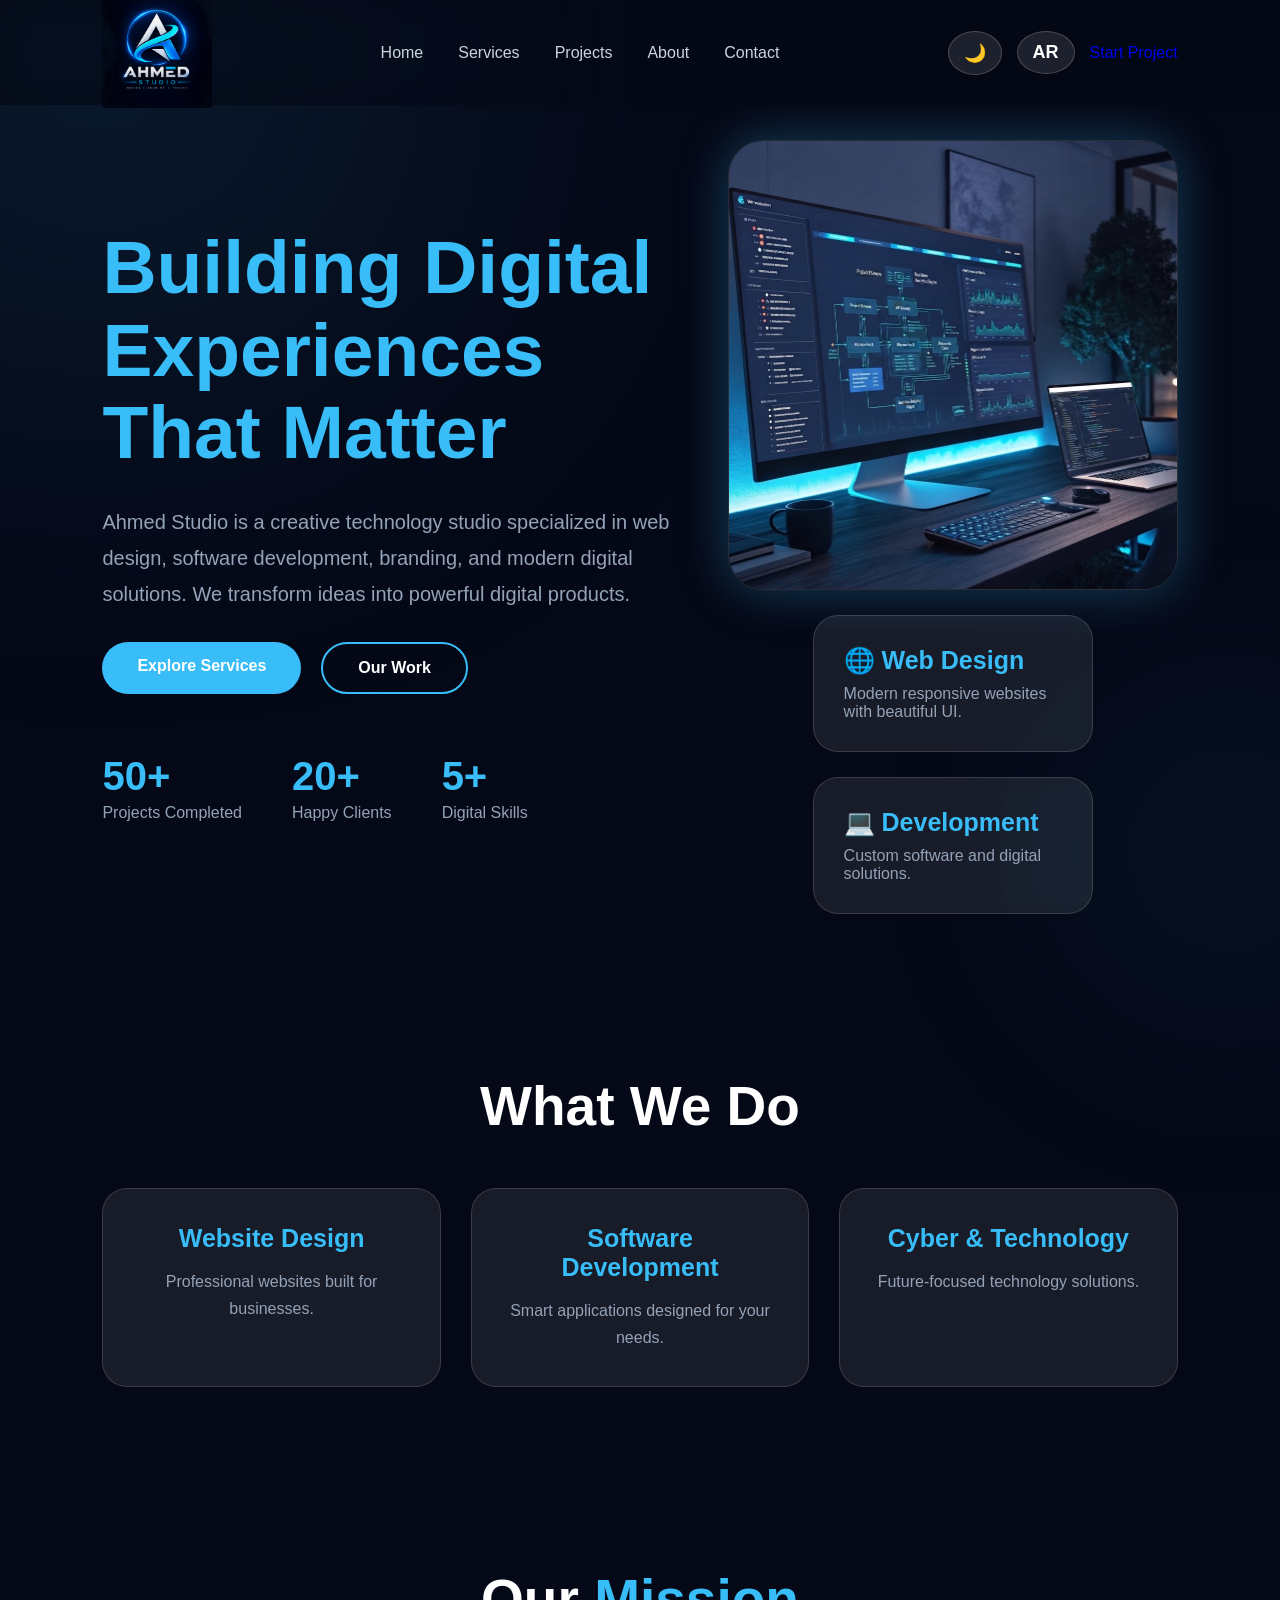
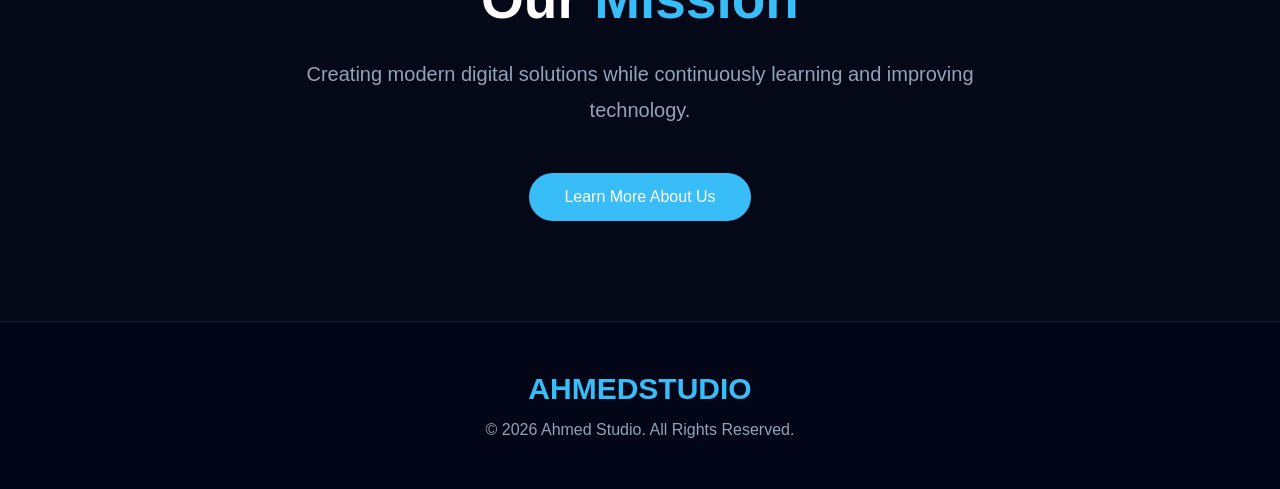
<file: index.html>
<!DOCTYPE html>
<html lang="en">

<head>

<meta charset="UTF-8">
<meta name="viewport" content="width=device-width, initial-scale=1.0">

<title>Ahmed Studio | Digital Solutions</title>

<link rel="stylesheet" href="style.css">

</head>


<body>



<header>


<a href="index.html" class="logo">
    <img src="images/logo.png" alt="Ahmed Studio">
</a>



<nav>

<a href="index.html"
data-en="Home"
data-ar="الرئيسية">
Home
</a>


<a href="services.html"
data-en="Services"
data-ar="الخدمات">
Services
</a>


<a href="projects.html"
data-en="Projects"
data-ar="المشاريع">
Projects
</a>


<a href="about.html"
data-en="About"
data-ar="حول">
About
</a>


<a href="contact.html"
data-en="Contact"
data-ar="تواصل">
Contact
</a>


</nav>




<div class="header-buttons">


<button id="theme-toggle">
🌙
</button>


<button id="language-toggle">
AR
</button>



<a href="contact.html" class="nav-btn"
data-en="Start Project"
data-ar="ابدأ مشروع">

Start Project

</a>


</div>



</header>









<section class="hero">



<div class="content">



<h1>

<span data-en="Building"
data-ar="نبني">
Building
</span>


<span>
Digital Experiences
</span>


<span data-en="That Matter"
data-ar="تجارب رقمية مميزة">
That Matter
</span>


</h1>







<p
data-en="Ahmed Studio is a creative technology studio specialized in web design, software development, branding, and modern digital solutions. We transform ideas into powerful digital products."
data-ar="استوديو أحمد هو استوديو تقني إبداعي متخصص في تصميم المواقع وتطوير البرمجيات والعلامات التجارية والحلول الرقمية الحديثة. نحول الأفكار إلى منتجات رقمية قوية.">

Ahmed Studio is a creative technology studio
specialized in web design, software development,
branding, and modern digital solutions.

We transform ideas into powerful digital products.

</p>







<div class="buttons">


<a href="services.html"
data-en="Explore Services"
data-ar="استكشف الخدمات">

Explore Services

</a>




<a href="projects.html"
data-en="Our Work"
data-ar="أعمالنا">

Our Work

</a>


</div>









<div class="stats">


<div>

<h2>
50+
</h2>

<p data-en="Projects Completed"
data-ar="مشاريع مكتملة">

Projects Completed

</p>

</div>





<div>

<h2>
20+
</h2>

<p data-en="Happy Clients"
data-ar="عملاء سعداء">

Happy Clients

</p>

</div>





<div>

<h2>
5+
</h2>

<p data-en="Digital Skills"
data-ar="مهارات تقنية">

Digital Skills

</p>

</div>


</div>





</div>









<div class="shape">



<img 
src="images/studio.png"
class="hero-image"
alt="Ahmed Studio">






<div class="card">

<h2>
🌐 Web Design
</h2>

<p>
Modern responsive websites with beautiful UI.
</p>


</div>








<div class="card">

<h2>
💻 Development
</h2>

<p>
Custom software and digital solutions.
</p>


</div>






</div>





</section>









<section class="home-services">



<h1
data-en="What We Do"
data-ar="ماذا نقدم">

What We <span>Do</span>

</h1>





<div class="home-cards">



<div>

<h2>
Website Design
</h2>

<p>
Professional websites built for businesses.
</p>

</div>





<div>

<h2>
Software Development
</h2>

<p>
Smart applications designed for your needs.
</p>

</div>






<div>

<h2>
Cyber & Technology
</h2>

<p>
Future-focused technology solutions.
</p>

</div>




</div>


</section>









<section class="home-about">



<h1>

Our <span>Mission</span>

</h1>



<p>

Creating modern digital solutions while
continuously learning and improving technology.

</p>





<a href="about.html">

Learn More About Us

</a>



</section>









<footer>


<h3>
AHMEDSTUDIO
</h3>


<p>
© 2026 Ahmed Studio. All Rights Reserved.
</p>



</footer>







<script src="script.js"></script>


</body>

</html>
</file>
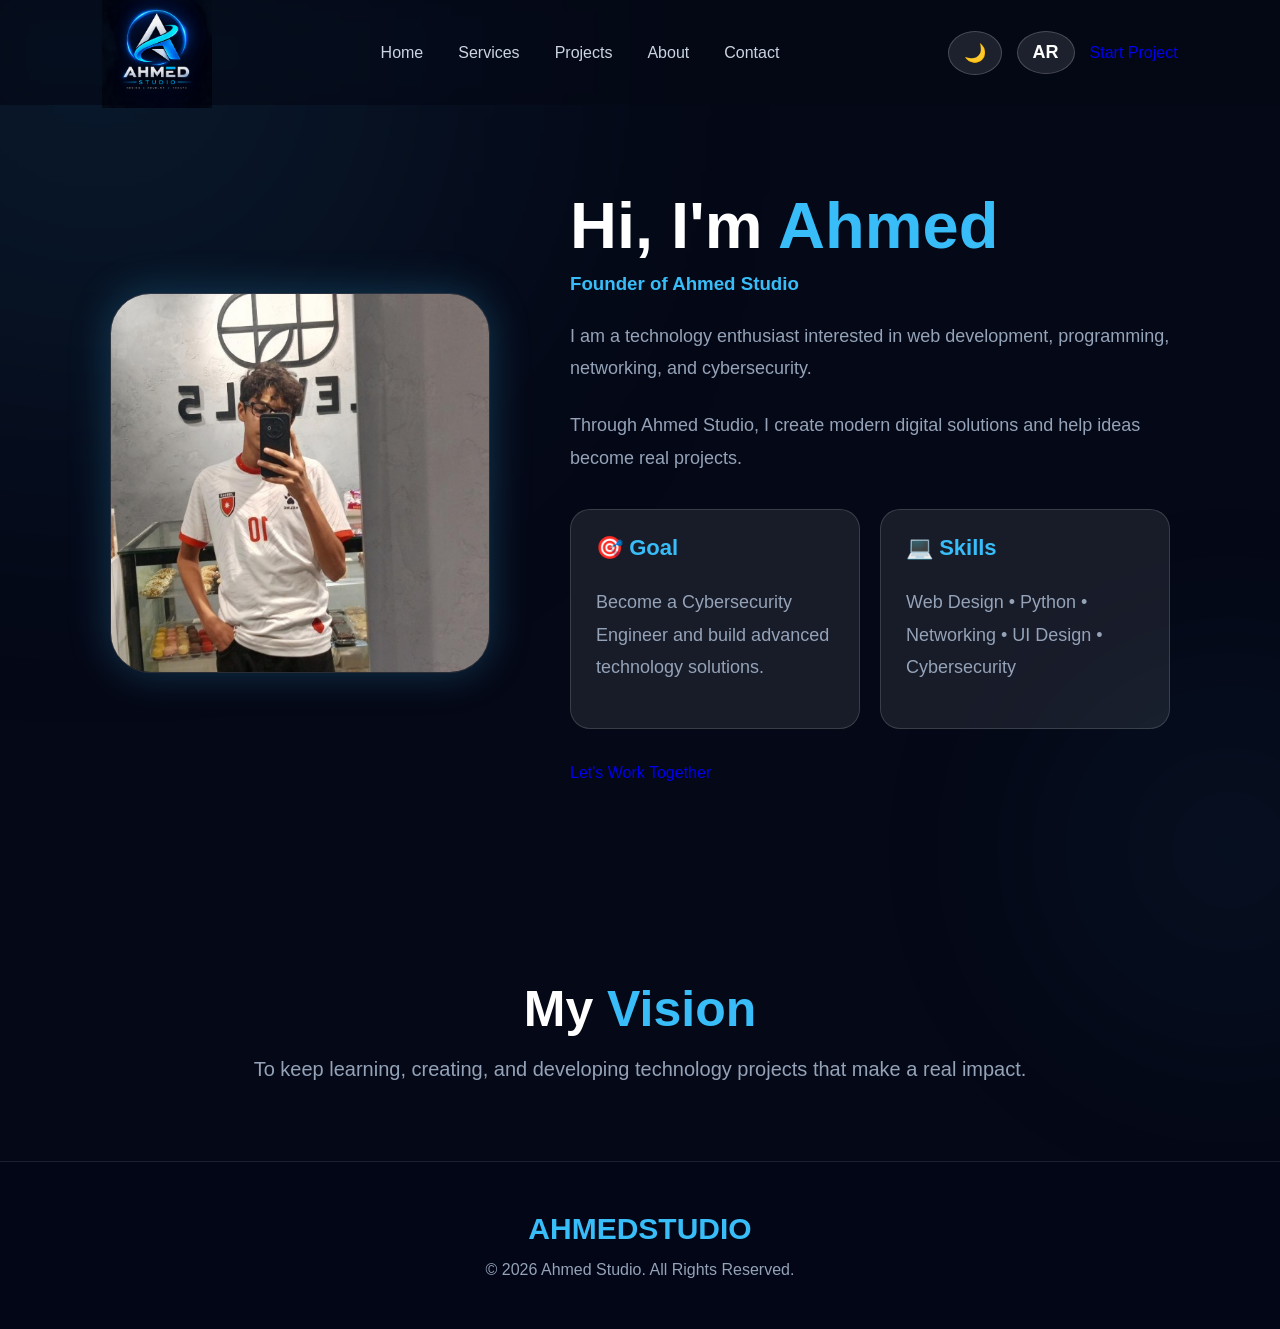
<file: about.html>
<!DOCTYPE html>
<html lang="en">

<head>

<meta charset="UTF-8">
<meta name="viewport" content="width=device-width, initial-scale=1.0">

<title>About | Ahmed Studio</title>

<link rel="stylesheet" href="style.css">

</head>


<body>




<header>


<a href="index.html" class="logo">
    <img src="images/logo.png" alt="Ahmed Studio">
</a>




<nav>

<a href="index.html"
data-en="Home"
data-ar="الرئيسية">
Home
</a>


<a href="services.html"
data-en="Services"
data-ar="الخدمات">
Services
</a>


<a href="projects.html"
data-en="Projects"
data-ar="المشاريع">
Projects
</a>


<a href="about.html"
data-en="About"
data-ar="حول">
About
</a>


<a href="contact.html"
data-en="Contact"
data-ar="تواصل">
Contact
</a>


</nav>






<div class="header-buttons">


<button id="theme-toggle">
🌙
</button>


<button id="language-toggle">
AR
</button>



<a href="contact.html" class="nav-btn"
data-en="Start Project"
data-ar="ابدأ مشروع">

Start Project

</a>


</div>




</header>









<section class="about-page">






<div class="about-image">


<img src="images/ahmed.png" alt="Ahmed">


</div>









<div class="about-content">





<h1>

Hi, I'm 

<span>
Ahmed
</span>


</h1>






<h3
data-en="Founder of Ahmed Studio"
data-ar="مؤسس Ahmed Studio">

Founder of Ahmed Studio

</h3>








<p
data-en="I am a technology enthusiast interested in web development, programming, networking, and cybersecurity."
data-ar="أنا شغوف بالتكنولوجيا ومهتم بتطوير المواقع والبرمجة والشبكات والأمن السيبراني.">

I am a technology enthusiast interested in
web development, programming, networking,
and cybersecurity.

</p>







<p
data-en="Through Ahmed Studio, I create modern digital solutions and help ideas become real projects."
data-ar="من خلال Ahmed Studio أصنع حلولًا رقمية حديثة وأحول الأفكار إلى مشاريع حقيقية.">

Through Ahmed Studio, I create modern digital
solutions and help ideas become real projects.

</p>









<div class="about-box">





<div>


<h2>
🎯 

<span data-en="Goal"
data-ar="الهدف">

Goal

</span>

</h2>




<p
data-en="Become a Cybersecurity Engineer and build advanced technology solutions."
data-ar="أن أصبح مهندس أمن سيبراني وأبني حلول تقنية متقدمة.">

Become a Cybersecurity Engineer and build
advanced technology solutions.

</p>



</div>







<div>


<h2>
💻

<span data-en="Skills"
data-ar="المهارات">

Skills

</span>

</h2>





<p
data-en="Web Design • Python • Networking • UI Design • Cybersecurity"
data-ar="تصميم مواقع • بايثون • شبكات • تصميم واجهات • أمن سيبراني">

Web Design • Python • Networking
• UI Design • Cybersecurity

</p>



</div>







</div>









<a class="nav-btn" href="contact.html"
data-en="Let's Work Together"
data-ar="لنعمل معًا">

Let's Work Together

</a>







</div>






</section>









<section class="vision">



<h1>

My 

<span data-en="Vision"
data-ar="رؤيتي">

Vision

</span>


</h1>





<p
data-en="To keep learning, creating, and developing technology projects that make a real impact."
data-ar="الاستمرار في التعلم والإبداع وتطوير مشاريع تقنية لها تأثير حقيقي.">

To keep learning, creating, and developing
technology projects that make a real impact.

</p>




</section>









<footer>


<h3>
AHMEDSTUDIO
</h3>


<p>
© 2026 Ahmed Studio. All Rights Reserved.
</p>


</footer>







<script src="script.js"></script>




</body>

</html>
</file>
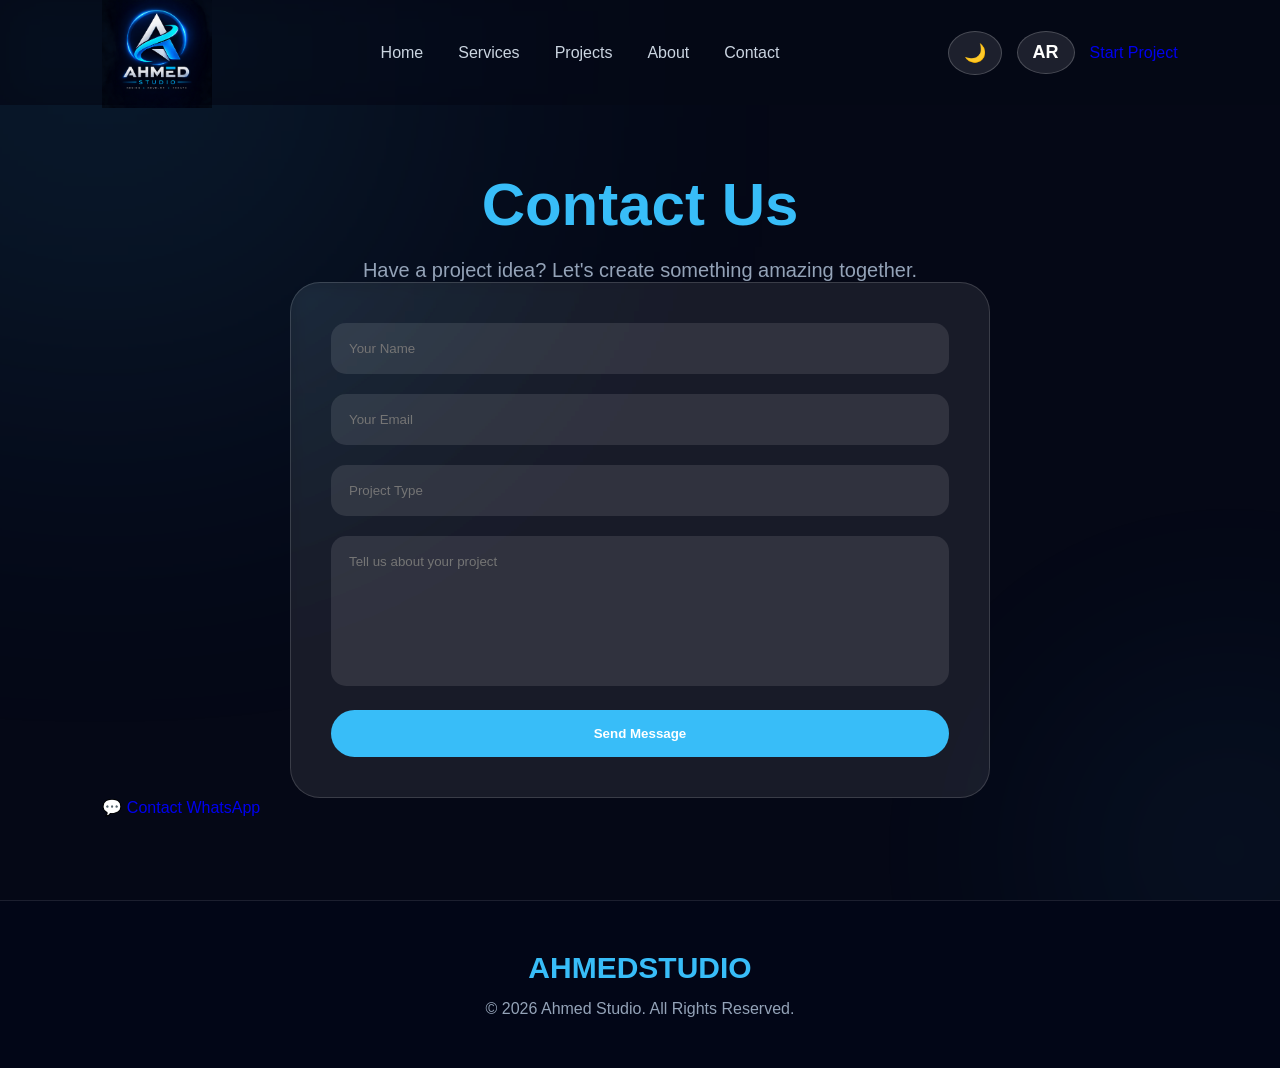
<file: contact.html>
<!DOCTYPE html>
<html lang="en">

<head>

<meta charset="UTF-8">
<meta name="viewport" content="width=device-width, initial-scale=1.0">

<title>Contact | Ahmed Studio</title>

<link rel="stylesheet" href="style.css">

</head>


<body>




<header>


<a href="index.html" class="logo">
    <img src="images/logo.png" alt="Ahmed Studio">
</a>






<nav>


<a href="index.html"
data-en="Home"
data-ar="الرئيسية">
Home
</a>


<a href="services.html"
data-en="Services"
data-ar="الخدمات">
Services
</a>


<a href="projects.html"
data-en="Projects"
data-ar="المشاريع">
Projects
</a>


<a href="about.html"
data-en="About"
data-ar="حول">
About
</a>


<a href="contact.html"
data-en="Contact"
data-ar="تواصل">
Contact
</a>


</nav>








<div class="header-buttons">


<button id="theme-toggle">
🌙
</button>


<button id="language-toggle">
AR
</button>





<a href="contact.html" class="nav-btn"
data-en="Start Project"
data-ar="ابدأ مشروع">

Start Project

</a>



</div>





</header>









<section class="contact-page">






<div class="title">





<h1>


<span data-en="Contact"
data-ar="تواصل">

Contact

</span>


<span>
Us
</span>



</h1>






<p
data-en="Have a project idea? Let's create something amazing together."
data-ar="لديك فكرة مشروع؟ دعنا نصنع شيئًا رائعًا معًا.">

Have a project idea? Let's create something amazing together.

</p>






</div>









<form class="contact-box"

action="https://formspree.io/f/mjgnnlyw"

method="POST">







<input

type="text"

name="name"

placeholder="Your Name"

data-en-placeholder="Your Name"

data-ar-placeholder="اسمك"

required>








<input

type="email"

name="email"

placeholder="Your Email"

data-en-placeholder="Your Email"

data-ar-placeholder="بريدك الإلكتروني"

required>









<input

type="text"

name="project"

placeholder="Project Type"

data-en-placeholder="Project Type"

data-ar-placeholder="نوع المشروع"

required>









<textarea

name="message"

placeholder="Tell us about your project"

data-en-placeholder="Tell us about your project"

data-ar-placeholder="اخبرنا عن مشروعك"

required></textarea>









<button type="submit"

data-en="Send Message"

data-ar="إرسال الرسالة">

Send Message

</button>








</form>









<div class="contact-social">






<a class="whatsapp"

href="https://wa.me/0781746163"

target="_blank"

data-en="💬 Contact WhatsApp"

data-ar="💬 تواصل عبر واتساب">


💬 Contact WhatsApp


</a>







</div>








</section>









<footer>


<h3>
AHMEDSTUDIO
</h3>


<p>
© 2026 Ahmed Studio. All Rights Reserved.
</p>


</footer>








<script src="script.js"></script>




</body>

</html>
</file>
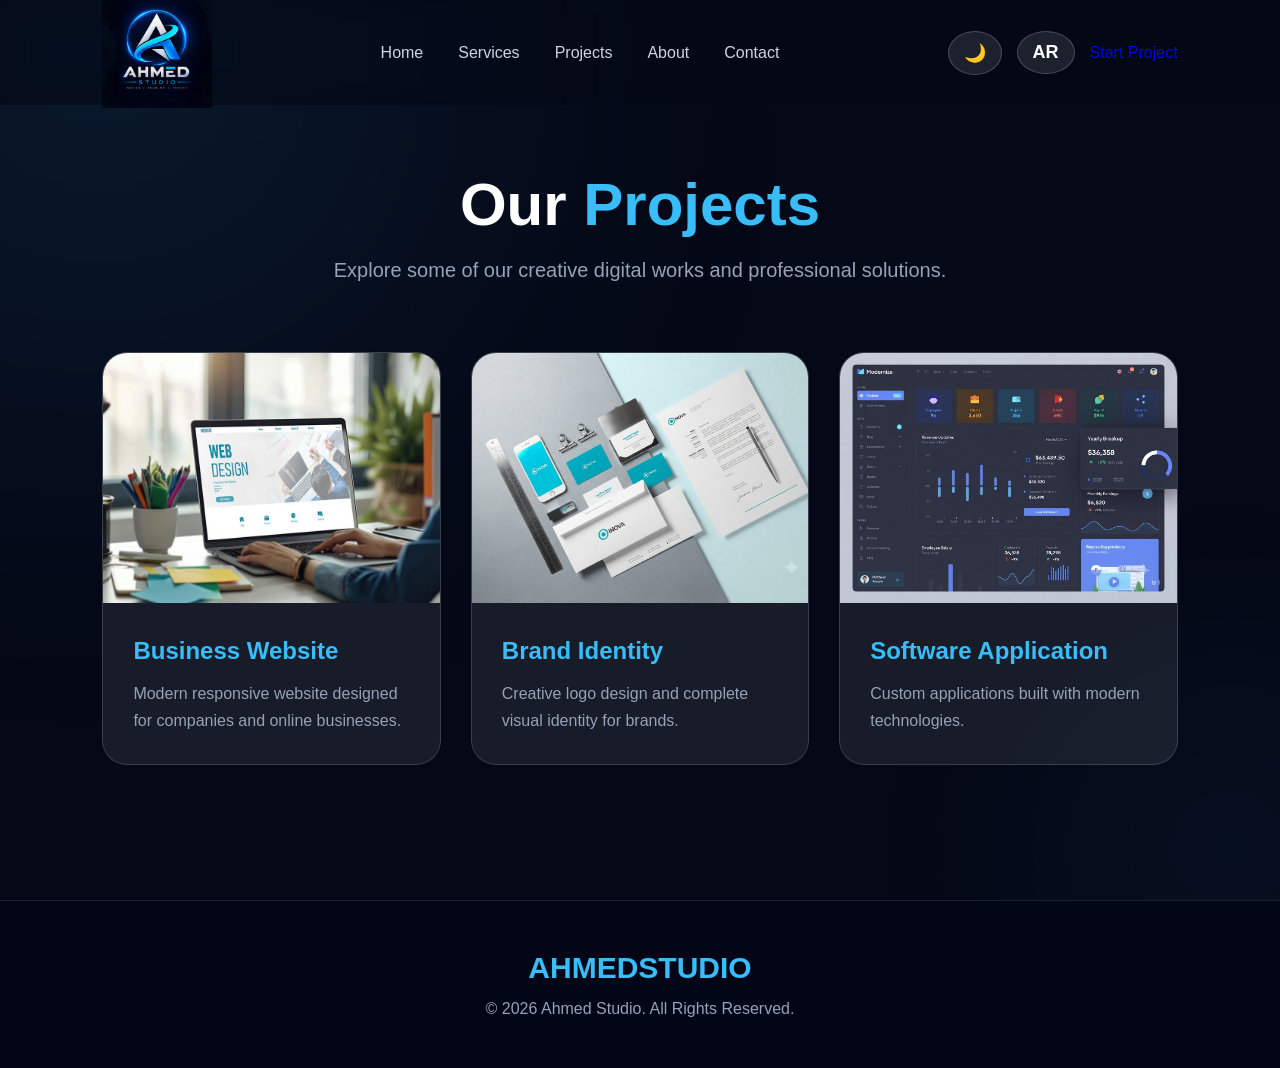
<file: projects.html>
<!DOCTYPE html>
<html lang="en">

<head>

<meta charset="UTF-8">
<meta name="viewport" content="width=device-width, initial-scale=1.0">

<title>Projects | Ahmed Studio</title>

<link rel="stylesheet" href="style.css">

</head>


<body>



<header>


<a href="index.html" class="logo">
    <img src="images/logo.png" alt="Ahmed Studio">
</a>





<nav>

<a href="index.html"
data-en="Home"
data-ar="الرئيسية">
Home
</a>


<a href="services.html"
data-en="Services"
data-ar="الخدمات">
Services
</a>


<a href="projects.html"
data-en="Projects"
data-ar="المشاريع">
Projects
</a>


<a href="about.html"
data-en="About"
data-ar="حول">
About
</a>


<a href="contact.html"
data-en="Contact"
data-ar="تواصل">
Contact
</a>


</nav>







<div class="header-buttons">


<button id="theme-toggle">
🌙
</button>


<button id="language-toggle">
AR
</button>




<a href="contact.html" class="nav-btn"
data-en="Start Project"
data-ar="ابدأ مشروع">

Start Project

</a>


</div>




</header>









<section class="projects-page">






<div class="title">


<h1>

Our 

<span data-en="Projects"
data-ar="مشاريعنا">

Projects

</span>


</h1>




<p
data-en="Explore some of our creative digital works and professional solutions."
data-ar="استكشف بعض أعمالنا الرقمية الإبداعية والحلول الاحترافية.">

Explore some of our creative digital works
and professional solutions.

</p>



</div>









<div class="projects-container">







<div class="project-card">



<img src="images/project1.png" alt="Website Project">



<div class="project-content">



<h2
data-en="Business Website"
data-ar="موقع أعمال">

Business Website

</h2>




<p
data-en="Modern responsive website designed for companies and online businesses."
data-ar="موقع حديث ومتجاوب مصمم للشركات والأعمال الإلكترونية.">

Modern responsive website designed
for companies and online businesses.

</p>



</div>



</div>









<div class="project-card">



<img src="images/project2.png" alt="Brand Project">



<div class="project-content">



<h2
data-en="Brand Identity"
data-ar="هوية بصرية">

Brand Identity

</h2>




<p
data-en="Creative logo design and complete visual identity for brands."
data-ar="تصميم شعارات وهوية بصرية كاملة للعلامات التجارية.">

Creative logo design and complete
visual identity for brands.

</p>



</div>



</div>









<div class="project-card">



<img src="images/project3.png" alt="Software Project">



<div class="project-content">



<h2
data-en="Software Application"
data-ar="تطبيق برمجي">

Software Application

</h2>




<p
data-en="Custom applications built with modern technologies."
data-ar="تطبيقات مخصصة مبنية باستخدام تقنيات حديثة.">

Custom applications built with
modern technologies.

</p>



</div>



</div>







</div>






</section>









<footer>


<h3>
AHMEDSTUDIO
</h3>


<p>
© 2026 Ahmed Studio. All Rights Reserved.
</p>


</footer>







<script src="script.js"></script>



</body>

</html>
</file>
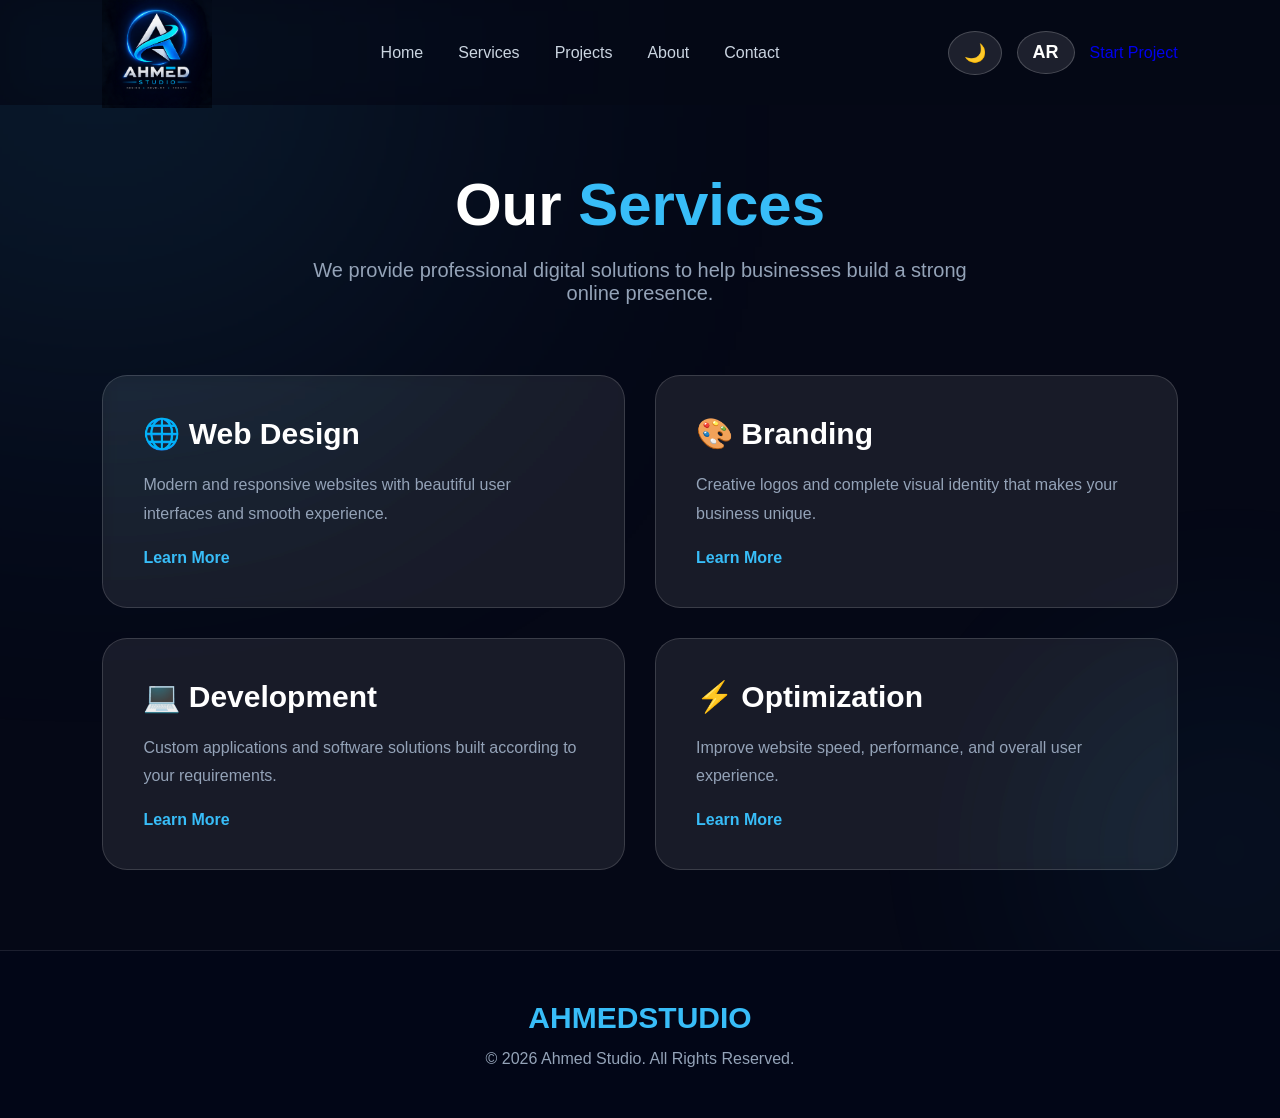
<file: services.html>
<!DOCTYPE html>
<html lang="en">

<head>

<meta charset="UTF-8">
<meta name="viewport" content="width=device-width, initial-scale=1.0">

<title>Services | Ahmed Studio</title>

<link rel="stylesheet" href="style.css">

</head>


<body>



<header>


<a href="index.html" class="logo">
    <img src="images/logo.png" alt="Ahmed Studio">
</a>




<nav>

<a href="index.html"
data-en="Home"
data-ar="الرئيسية">
Home
</a>


<a href="services.html"
data-en="Services"
data-ar="الخدمات">
Services
</a>


<a href="projects.html"
data-en="Projects"
data-ar="المشاريع">
Projects
</a>


<a href="about.html"
data-en="About"
data-ar="حول">
About
</a>


<a href="contact.html"
data-en="Contact"
data-ar="تواصل">
Contact
</a>


</nav>





<div class="header-buttons">


<button id="theme-toggle">
🌙
</button>


<button id="language-toggle">
AR
</button>



<a href="contact.html" class="nav-btn"
data-en="Start Project"
data-ar="ابدأ مشروع">

Start Project

</a>


</div>



</header>









<section class="services-page">





<div class="title">



<h1>

Our 
<span data-en="Services"
data-ar="خدماتنا">

Services

</span>


</h1>





<p
data-en="We provide professional digital solutions to help businesses build a strong online presence."
data-ar="نقدم حلولًا رقمية احترافية تساعد الشركات على بناء حضور قوي على الإنترنت.">

We provide professional digital solutions
to help businesses build a strong online presence.

</p>




</div>









<div class="services-container">







<div class="service-card">


<h2>
🌐 Web Design
</h2>


<p
data-en="Modern and responsive websites with beautiful user interfaces and smooth experience."
data-ar="مواقع حديثة ومتجاوبة مع واجهات جميلة وتجربة مستخدم مميزة.">

Modern and responsive websites with
beautiful user interfaces and smooth experience.

</p>



<a href="contact.html"
data-en="Learn More"
data-ar="اعرف المزيد">

Learn More

</a>


</div>










<div class="service-card">


<h2>
🎨 Branding
</h2>


<p
data-en="Creative logos and complete visual identity that makes your business unique."
data-ar="تصميم شعارات وهوية بصرية كاملة تجعل مشروعك مميزًا.">

Creative logos and complete visual identity
that makes your business unique.

</p>



<a href="contact.html"
data-en="Learn More"
data-ar="اعرف المزيد">

Learn More

</a>


</div>









<div class="service-card">


<h2>
💻 Development
</h2>


<p
data-en="Custom applications and software solutions built according to your requirements."
data-ar="تطبيقات وبرمجيات مخصصة حسب احتياجاتك.">

Custom applications and software solutions
built according to your requirements.

</p>



<a href="contact.html"
data-en="Learn More"
data-ar="اعرف المزيد">

Learn More

</a>


</div>









<div class="service-card">


<h2>
⚡ Optimization
</h2>


<p
data-en="Improve website speed, performance, and overall user experience."
data-ar="تحسين سرعة المواقع وأدائها وتجربة المستخدم.">

Improve website speed, performance,
and overall user experience.

</p>



<a href="contact.html"
data-en="Learn More"
data-ar="اعرف المزيد">

Learn More

</a>


</div>







</div>





</section>










<footer>


<h3>
AHMEDSTUDIO
</h3>


<p>
© 2026 Ahmed Studio. All Rights Reserved.
</p>


</footer>






<script src="script.js"></script>


</body>

</html>
</file>
<file: style.css>
/* =====================================
   AHMED STUDIO - COMPLETE STYLE CSS
   PART 1/2
===================================== */


/* RESET */

*{
    margin:0;
    padding:0;
    box-sizing:border-box;
    font-family:'Poppins', Arial, sans-serif;
}


html{
    scroll-behavior:smooth;
}


body{

    background:#050816;

    color:white;

    overflow-x:hidden;

}



a{
    text-decoration:none;
}



/* GLOBAL SPAN */

span{

    color:#38bdf8;

}



/* BACKGROUND EFFECT */


body::before{

    content:"";

    position:fixed;

    width:600px;

    height:600px;

    background:#38bdf8;

    opacity:.12;

    filter:blur(180px);

    top:-250px;

    left:-200px;

    z-index:-1;

}





/* =========================
        HEADER
========================= */


header{

    width:100%;

    padding:25px 8%;

    display:flex;

    justify-content:space-between;

    align-items:center;

    position:fixed;

    top:0;

    left:0;

    z-index:1000;


    background:rgba(5,8,22,.75);

    backdrop-filter:blur(20px);

}





.logo{

    font-size:32px;

    font-weight:800;

    letter-spacing:1px;

}



.logo span{

    color:#38bdf8;

}





nav{

    display:flex;

    gap:35px;

}



nav a{

    color:#cbd5e1;

    font-size:16px;

    transition:.3s;

}



nav a:hover{

    color:#38bdf8;

}





header button{

    background:#38bdf8;

    color:white;

    border:none;

    padding:14px 30px;

    border-radius:30px;

    cursor:pointer;

    font-weight:bold;

    transition:.3s;

}



header button:hover{

    transform:translateY(-5px);

    box-shadow:0 0 30px #38bdf8;

}





/* =========================
        BUTTONS
========================= */


.buttons{

    display:flex;

    gap:20px;

}



.buttons a{

    padding:15px 35px;

    border-radius:40px;

    background:#38bdf8;

    color:white;

    font-weight:bold;

    transition:.3s;

}



.buttons a:hover{

    transform:translateY(-5px);

    box-shadow:0 0 25px #38bdf8;

}



.buttons a:last-child{

    background:transparent;

    border:2px solid #38bdf8;

}





/* =========================
        HOME HERO
========================= */


.hero{

    min-height:100vh;

    padding:140px 8% 80px;

    display:flex;

    justify-content:space-between;

    align-items:center;

    gap:50px;

}





.content{

    max-width:650px;

}



.content h1{

    font-size:75px;

    line-height:1.1;

    font-weight:800;

}



.content h1 span{

    color:#38bdf8;

}





.content p{

    margin:30px 0;

    font-size:20px;

    color:#94a3b8;

    line-height:1.8;

}





/* STATS */


.stats{

    display:flex;

    gap:50px;

    margin-top:60px;

}



.stats h2{

    color:#38bdf8;

    font-size:40px;

}



.stats p{

    margin:0;

    font-size:16px;

}




/* =========================
       HERO IMAGE
========================= */


.shape{

    display:flex;

    flex-direction:column;

    align-items:center;

    gap:25px;

}





.hero-image{

    width:450px;

    height:450px;

    object-fit:cover;

    border-radius:35px;

    border:1px solid rgba(255,255,255,.15);

    box-shadow:

    0 0 50px rgba(56,189,248,.3);

    transition:.4s;

}



.hero-image:hover{

    transform:scale(1.04);

}





/* SMALL CARDS */


.card{

    width:280px;

    padding:30px;

    background:rgba(255,255,255,.08);

    border:1px solid rgba(255,255,255,.15);

    border-radius:25px;

    backdrop-filter:blur(10px);

    transition:.4s;

}



.card:hover{

    transform:translateY(-10px);

    border-color:#38bdf8;

}



.card h2{

    color:#38bdf8;

    font-size:25px;

    margin-bottom:10px;

}



.card p{

    color:#94a3b8;

}





/* =========================
        SERVICES PAGE
========================= */


.services-page{

    min-height:100vh;

    padding:150px 8% 80px;

}





.title{

    text-align:center;

    max-width:700px;

    margin:auto;

}



.title h1{

    font-size:60px;

}



.title p{

    color:#94a3b8;

    font-size:20px;

    margin-top:20px;

}





.services-container{

    margin-top:70px;

    display:grid;

    grid-template-columns:repeat(2,1fr);

    gap:30px;

}





.service-card{

    padding:40px;

    background:rgba(255,255,255,.08);

    border:1px solid rgba(255,255,255,.15);

    border-radius:25px;

    backdrop-filter:blur(10px);

    transition:.4s;

}



.service-card:hover{

    transform:translateY(-10px);

    border-color:#38bdf8;

}



.service-card h2{

    font-size:30px;

    margin-bottom:20px;

}



.service-card p{

    color:#94a3b8;

    line-height:1.8;

}



.service-card a{

    display:inline-block;

    margin-top:20px;

    color:#38bdf8;

    font-weight:bold;

}
/* =====================================
   AHMED STUDIO - COMPLETE STYLE CSS
   PART 2/2
===================================== */


/* =========================
        PROJECTS PAGE
========================= */


.projects-page{

    min-height:100vh;

    padding:150px 8% 80px;

}



.projects-container{

    margin-top:70px;

    display:grid;

    grid-template-columns:repeat(3,1fr);

    gap:30px;

}




.project-card{

    background:rgba(255,255,255,.08);

    border:1px solid rgba(255,255,255,.15);

    border-radius:25px;

    overflow:hidden;

    transition:.4s;

}



.project-card:hover{

    transform:translateY(-12px);

    border-color:#38bdf8;

}





.project-card img{

    width:100%;

    height:250px;

    object-fit:cover;

}



.project-content{

    padding:30px;

}



.project-content h2{

    color:#38bdf8;

    margin-bottom:15px;

}



.project-content p{

    color:#94a3b8;

    line-height:1.7;

}





/* =========================
        ABOUT PAGE
========================= */


.about-page{

    min-height:100vh;

    padding:150px 8% 80px;

    display:flex;

    align-items:center;

    gap:60px;

}




.about-image img{

    width:400px;

    height:400px;

    object-fit:cover;

    border-radius:35px;

}



.about-content{

    max-width:600px;

}



.about-content h1{

    font-size:60px;

}



.about-content p{

    margin-top:25px;

    color:#94a3b8;

    font-size:19px;

    line-height:1.8;

}





/* =========================
        CONTACT PAGE
========================= */


.contact-page{

    min-height:100vh;

    padding:150px 8% 80px;

}



.contact-box{

    max-width:700px;

    margin:auto;

    background:rgba(255,255,255,.08);

    border:1px solid rgba(255,255,255,.15);

    padding:40px;

    border-radius:30px;

    backdrop-filter:blur(10px);

}




.contact-box input,

.contact-box textarea{

    width:100%;

    padding:18px;

    margin-bottom:20px;

    border-radius:15px;

    border:none;

    outline:none;

    background:rgba(255,255,255,.1);

    color:white;

}



.contact-box textarea{

    height:150px;

    resize:none;

}





.contact-box button{

    width:100%;

    padding:16px;

    border:none;

    border-radius:30px;

    background:#38bdf8;

    color:white;

    font-weight:bold;

    cursor:pointer;

    transition:.3s;

}



.contact-box button:hover{

    box-shadow:0 0 30px #38bdf8;

}





/* =========================
        FOOTER
========================= */


footer{

    text-align:center;

    padding:50px 20px;

    background:#020617;

    border-top:1px solid rgba(255,255,255,.1);

}



footer h3{

    font-size:30px;

    color:#38bdf8;

}



footer p{

    color:#94a3b8;

    margin-top:15px;

}





/* =========================
        ANIMATIONS
========================= */


@keyframes fadeUp{

    from{

        opacity:0;

        transform:translateY(40px);

    }


    to{

        opacity:1;

        transform:translateY(0);

    }

}



.hero,
.service-card,
.project-card{

    animation:fadeUp .8s ease;

}





/* =========================
        RESPONSIVE
========================= */


@media(max-width:1000px){


header{

    flex-direction:column;

    gap:20px;

}



nav{

    flex-wrap:wrap;

    justify-content:center;

}



.hero{

    flex-direction:column;

    text-align:center;

}



.content h1{

    font-size:50px;

}



.buttons{

    justify-content:center;

}



.stats{

    justify-content:center;

}



.hero-image{

    width:320px;

    height:320px;

}



.services-container{

    grid-template-columns:1fr;

}



.projects-container{

    grid-template-columns:1fr;

}



.about-page{

    flex-direction:column;

    text-align:center;

}



.about-image img{

    width:300px;

    height:300px;

}



.about-content h1{

    font-size:45px;

}



}




@media(max-width:600px){


header button{

    display:none;

}



.content h1{

    font-size:40px;

}



.title h1{

    font-size:40px;

}



.card{

    width:250px;

}



.service-card{

    padding:30px;

}



.stats{

    flex-direction:column;

    gap:20px;

}



}
/* ABOUT IMPROVEMENTS */


.about-page{

    min-height:100vh;

    padding:150px 8% 80px;

    display:flex;

    align-items:center;

    justify-content:center;

    gap:80px;

}



.about-image img{

    width:380px;

    height:380px;

    object-fit:cover;

    border-radius:40px;

    border:1px solid rgba(255,255,255,.15);

    box-shadow:0 0 40px rgba(56,189,248,.25);

}



.about-content{

    max-width:600px;

}



.about-content h1{

    font-size:65px;

    margin-bottom:10px;

}



.about-content h3{

    color:#38bdf8;

    margin-bottom:25px;

}



.about-content p{

    color:#94a3b8;

    line-height:1.8;

    font-size:18px;

    margin-bottom:20px;

}





.about-box{

    display:grid;

    grid-template-columns:repeat(2,1fr);

    gap:20px;

    margin:35px 0;

}



.about-box div{

    background:rgba(255,255,255,.08);

    border:1px solid rgba(255,255,255,.15);

    padding:25px;

    border-radius:20px;

}



.about-box h2{

    color:#38bdf8;

    font-size:22px;

    margin-bottom:10px;

}





.vision{

    text-align:center;

    padding:80px 15%;

}



.vision h1{

    font-size:50px;

}



.vision p{

    color:#94a3b8;

    font-size:20px;

    margin-top:20px;

}





@media(max-width:900px){

.about-page{

    flex-direction:column;

    text-align:center;

}


.about-content h1{

    font-size:45px;

}


.about-box{

    grid-template-columns:1fr;

}

}
/* =========================
      HOME EXTRA SECTIONS
========================= */


.home-services{

    padding:80px 8%;

    text-align:center;

}



.home-services h1{

    font-size:55px;

    margin-bottom:50px;

}




.home-cards{

    display:grid;

    grid-template-columns:repeat(3,1fr);

    gap:30px;

}




.home-cards div{

    background:rgba(255,255,255,.08);

    border:1px solid rgba(255,255,255,.15);

    padding:35px;

    border-radius:25px;

    backdrop-filter:blur(10px);

    transition:.4s;

}




.home-cards div:hover{

    transform:translateY(-10px);

    border-color:#38bdf8;

}




.home-cards h2{

    color:#38bdf8;

    margin-bottom:15px;

    font-size:25px;

}




.home-cards p{

    color:#94a3b8;

    line-height:1.7;

}





/* MISSION */


.home-about{

    padding:100px 15%;

    text-align:center;

}




.home-about h1{

    font-size:55px;

}



.home-about p{

    margin:25px auto;

    max-width:700px;

    color:#94a3b8;

    font-size:20px;

    line-height:1.8;

}




.home-about a{

    display:inline-block;

    margin-top:20px;

    padding:15px 35px;

    background:#38bdf8;

    color:white;

    border-radius:30px;

    transition:.3s;

}



.home-about a:hover{

    box-shadow:0 0 25px #38bdf8;

    transform:translateY(-5px);

}




@media(max-width:900px){


.home-cards{

    grid-template-columns:1fr;

}



.home-services h1,
.home-about h1{

    font-size:40px;

}


}
.header-buttons{

display:flex;

align-items:center;

gap:15px;

}



.header-buttons button{

background:rgba(255,255,255,.1);

color:white;

border:1px solid rgba(255,255,255,.2);

padding:10px 15px;

border-radius:50%;

cursor:pointer;

font-size:18px;

}



body.light .header-buttons button{

color:#0f172a;

background:white;

}
/* =====================
LIGHT MODE
===================== */


body.light{

background:#f8fafc;

color:#0f172a;

}



body.light header{

background:rgba(255,255,255,.85);

}



body.light nav a{

color:#334155;

}



body.light .card,
body.light .service-card,
body.light .project-card,
body.light .home-cards div,
body.light .about-box div{


background:white;

border-color:#cbd5e1;

}



body.light p{

color:#475569;

}



body.light footer{

background:#e2e8f0;

}



body.light .header-buttons button{

color:#0f172a;

background:white;

}
/* =====================================
   AHMED STUDIO - FINAL MOBILE RESPONSIVE
===================================== */

@media (max-width: 600px) {

    /* GENERAL */
    html,
    body {
        width: 100%;
        max-width: 100%;
        overflow-x: hidden;
    }

    * {
        max-width: 100%;
    }


    /* HEADER */
    header {
        width: 100%;
        padding: 14px 18px;
        flex-direction: column;
        gap: 10px;
    }

    .logo {
        font-size: 25px;
    }

    nav {
        width: 100%;
        display: flex;
        justify-content: center;
        align-items: center;
        flex-wrap: wrap;
        gap: 10px 16px;
    }

    nav a {
        font-size: 13px;
    }

    header > button {
        display: none;
    }

    .header-buttons {
        position: absolute;
        right: 15px;
        top: 12px;
        display: flex;
        gap: 8px;
    }

    .header-buttons button {
        padding: 8px 10px;
        font-size: 15px;
    }


    /* HOME / HERO */
    .hero {
        width: 100%;
        min-height: auto;
        padding: 155px 20px 60px;
        display: flex;
        flex-direction: column;
        justify-content: center;
        align-items: center;
        gap: 40px;
        text-align: center;
    }

    .content {
        width: 100%;
        max-width: 100%;
    }

    .content h1 {
        font-size: 38px;
        line-height: 1.2;
    }

    .content p {
        font-size: 16px;
        line-height: 1.7;
        margin: 20px 0;
    }


    /* BUTTONS */
    .buttons {
        width: 100%;
        display: flex;
        flex-direction: column;
        align-items: center;
        gap: 12px;
    }

    .buttons a {
        width: 100%;
        max-width: 280px;
        padding: 13px 20px;
    }


    /* STATS */
    .stats {
        width: 100%;
        display: flex;
        flex-direction: column;
        align-items: center;
        gap: 15px;
        margin-top: 35px;
    }

    .stats h2 {
        font-size: 32px;
    }

    .stats p {
        font-size: 14px;
    }


    /* HERO IMAGE */
    .shape {
        width: 100%;
        display: flex;
        align-items: center;
    }

    .hero-image {
        width: min(85vw, 320px);
        height: min(85vw, 320px);
    }

    .card {
        width: 90%;
        max-width: 280px;
        padding: 25px;
    }


    /* PAGE TITLES */
    .title {
        width: 100%;
        max-width: 100%;
    }

    .title h1 {
        font-size: 38px;
        line-height: 1.2;
    }

    .title p {
        font-size: 16px;
        line-height: 1.7;
    }


    /* SERVICES */
    .services-page {
        width: 100%;
        min-height: auto;
        padding: 150px 20px 60px;
    }

    .services-container {
        width: 100%;
        margin-top: 40px;
        grid-template-columns: 1fr;
        gap: 20px;
    }

    .service-card {
        width: 100%;
        padding: 25px;
        border-radius: 20px;
    }

    .service-card h2 {
        font-size: 23px;
    }

    .service-card p {
        font-size: 15px;
        line-height: 1.7;
    }


    /* PROJECTS */
    .projects-page {
        width: 100%;
        min-height: auto;
        padding: 150px 20px 60px;
    }

    .projects-container {
        width: 100%;
        margin-top: 40px;
        grid-template-columns: 1fr;
        gap: 20px;
    }

    .project-card {
        width: 100%;
    }

    .project-card img {
        width: 100%;
        height: 200px;
        object-fit: cover;
    }

    .project-content {
        padding: 22px;
    }

    .project-content h2 {
        font-size: 22px;
    }

    .project-content p {
        font-size: 15px;
        line-height: 1.7;
    }


    /* ABOUT */
    .about-page {
        width: 100%;
        min-height: auto;
        padding: 150px 20px 60px;
        display: flex;
        flex-direction: column;
        text-align: center;
        gap: 40px;
    }

    .about-image {
        width: 100%;
    }

    .about-image img {
        width: min(85vw, 320px);
        height: min(85vw, 320px);
    }

    .about-content {
        width: 100%;
        max-width: 100%;
    }

    .about-content h1 {
        font-size: 40px;
        line-height: 1.2;
    }

    .about-content h3 {
        font-size: 18px;
    }

    .about-content p {
        font-size: 16px;
        line-height: 1.7;
    }


    /* ABOUT BOX */
    .about-box {
        width: 100%;
        grid-template-columns: 1fr;
        gap: 15px;
        margin: 25px 0;
    }

    .about-box div {
        padding: 20px;
    }


    /* VISION */
    .vision {
        width: 100%;
        padding: 60px 20px;
    }

    .vision h1 {
        font-size: 38px;
        line-height: 1.2;
    }

    .vision p {
        font-size: 16px;
        line-height: 1.7;
    }


    /* HOME SERVICES */
    .home-services {
        width: 100%;
        padding: 60px 20px;
    }

    .home-services h1 {
        font-size: 38px;
        line-height: 1.2;
        margin-bottom: 35px;
    }

    .home-cards {
        width: 100%;
        grid-template-columns: 1fr;
        gap: 20px;
    }

    .home-cards div {
        width: 100%;
        padding: 25px;
    }

    .home-cards h2 {
        font-size: 22px;
    }

    .home-cards p {
        font-size: 15px;
        line-height: 1.7;
    }


    /* HOME ABOUT */
    .home-about {
        width: 100%;
        padding: 60px 20px;
    }

    .home-about h1 {
        font-size: 38px;
        line-height: 1.2;
    }

    .home-about p {
        font-size: 16px;
        line-height: 1.7;
    }

    .home-about a {
        padding: 13px 25px;
    }


    /* CONTACT */
    .contact-page {
        width: 100%;
        min-height: auto;
        padding: 150px 20px 60px;
    }

    .contact-box {
        width: 100%;
        padding: 25px 20px;
        border-radius: 20px;
    }

    .contact-box input,
    .contact-box textarea {
        width: 100%;
        font-size: 15px;
        padding: 15px;
    }

    .contact-box button {
        width: 100%;
    }


    /* FOOTER */
    footer {
        width: 100%;
        padding: 40px 20px;
    }

    footer h3 {
        font-size: 25px;
    }

    footer p {
        font-size: 14px;
        line-height: 1.6;
    }


    /* BACKGROUND */
    body::before {
        width: 300px;
        height: 300px;
        filter: blur(120px);
    }

}
.logo {
    display: flex;
    align-items: center;
}

.logo img {
    width: 150px;
    height: auto;
    display: block;
}
/* PAGE FADE IN */
body {
    animation: pageFade 0.8s ease forwards;
}

@keyframes pageFade {
    from {
        opacity: 0;
    }
    to {
        opacity: 1;
    }
}
nav a {
    position: relative;
}

nav a::after {
    content: "";
    position: absolute;
    left: 0;
    bottom: -7px;
    width: 0;
    height: 2px;
    background: #38bdf8;
    box-shadow: 0 0 10px #38bdf8;
    transition: 0.3s ease;
}

nav a:hover {
    color: #38bdf8;
}

nav a:hover::after {
    width: 100%;
}
.buttons a,
.nav-btn,
.home-about a {
    transition: 0.3s ease;
}

.buttons a:hover,
.nav-btn:hover,
.home-about a:hover {
    transform: translateY(-4px);
    box-shadow: 0 10px 30px rgba(56, 189, 248, 0.35);
}
.card,
.service-card,
.project-card,
.home-cards div,
.about-box div {
    transition: transform 0.35s ease, box-shadow 0.35s ease;
}

.card:hover,
.service-card:hover,
.project-card:hover,
.home-cards div:hover,
.about-box div:hover {
    transform: translateY(-10px);
    box-shadow: 0 20px 45px rgba(56, 189, 248, 0.18);
}
.hero-image {
    animation: floating 4s ease-in-out infinite;
}

@keyframes floating {
    0%, 100% {
        transform: translateY(0);
    }

    50% {
        transform: translateY(-12px);
    }
}
.logo img {
    transition: 0.4s ease;
}

.logo img:hover {
    transform: scale(1.05);
    filter: drop-shadow(0 0 12px #38bdf8);
}
body::after {
    content: "";
    position: fixed;
    width: 400px;
    height: 400px;
    border-radius: 50%;
    background: #38bdf8;
    opacity: 0.05;
    filter: blur(120px);
    right: -150px;
    bottom: -150px;
    z-index: -1;
    animation: glowMove 8s ease-in-out infinite alternate;
}

@keyframes glowMove {
    from {
        transform: translate(0, 0);
    }

    to {
        transform: translate(-100px, -80px);
    }
}
.content h1 span {
    transition: 0.3s ease;
}

.content h1 span:hover {
    text-shadow:
        0 0 10px rgba(56, 189, 248, 0.5),
        0 0 30px rgba(56, 189, 248, 0.25);
}
.service-card:hover,
.project-card:hover {
    border-color: rgba(56, 189, 248, 0.5);
}
/* =========================
   HEADER FIX
========================= */

header {
    height: 105px;
    padding: 10px 8%;
}

.logo {
    display: flex;
    align-items: center;
}

.logo img {
    width: 110px;
    height: auto;
    display: block;
}

/* مسافة كافية أسفل الهيدر */

.services-page,
.projects-page,
.contact-page {
    padding-top: 150px;
}

.about-page {
    padding-top: 150px;
}

/* عنوان الصفحات */
.title {
    margin-top: 20px;
}
</file>
